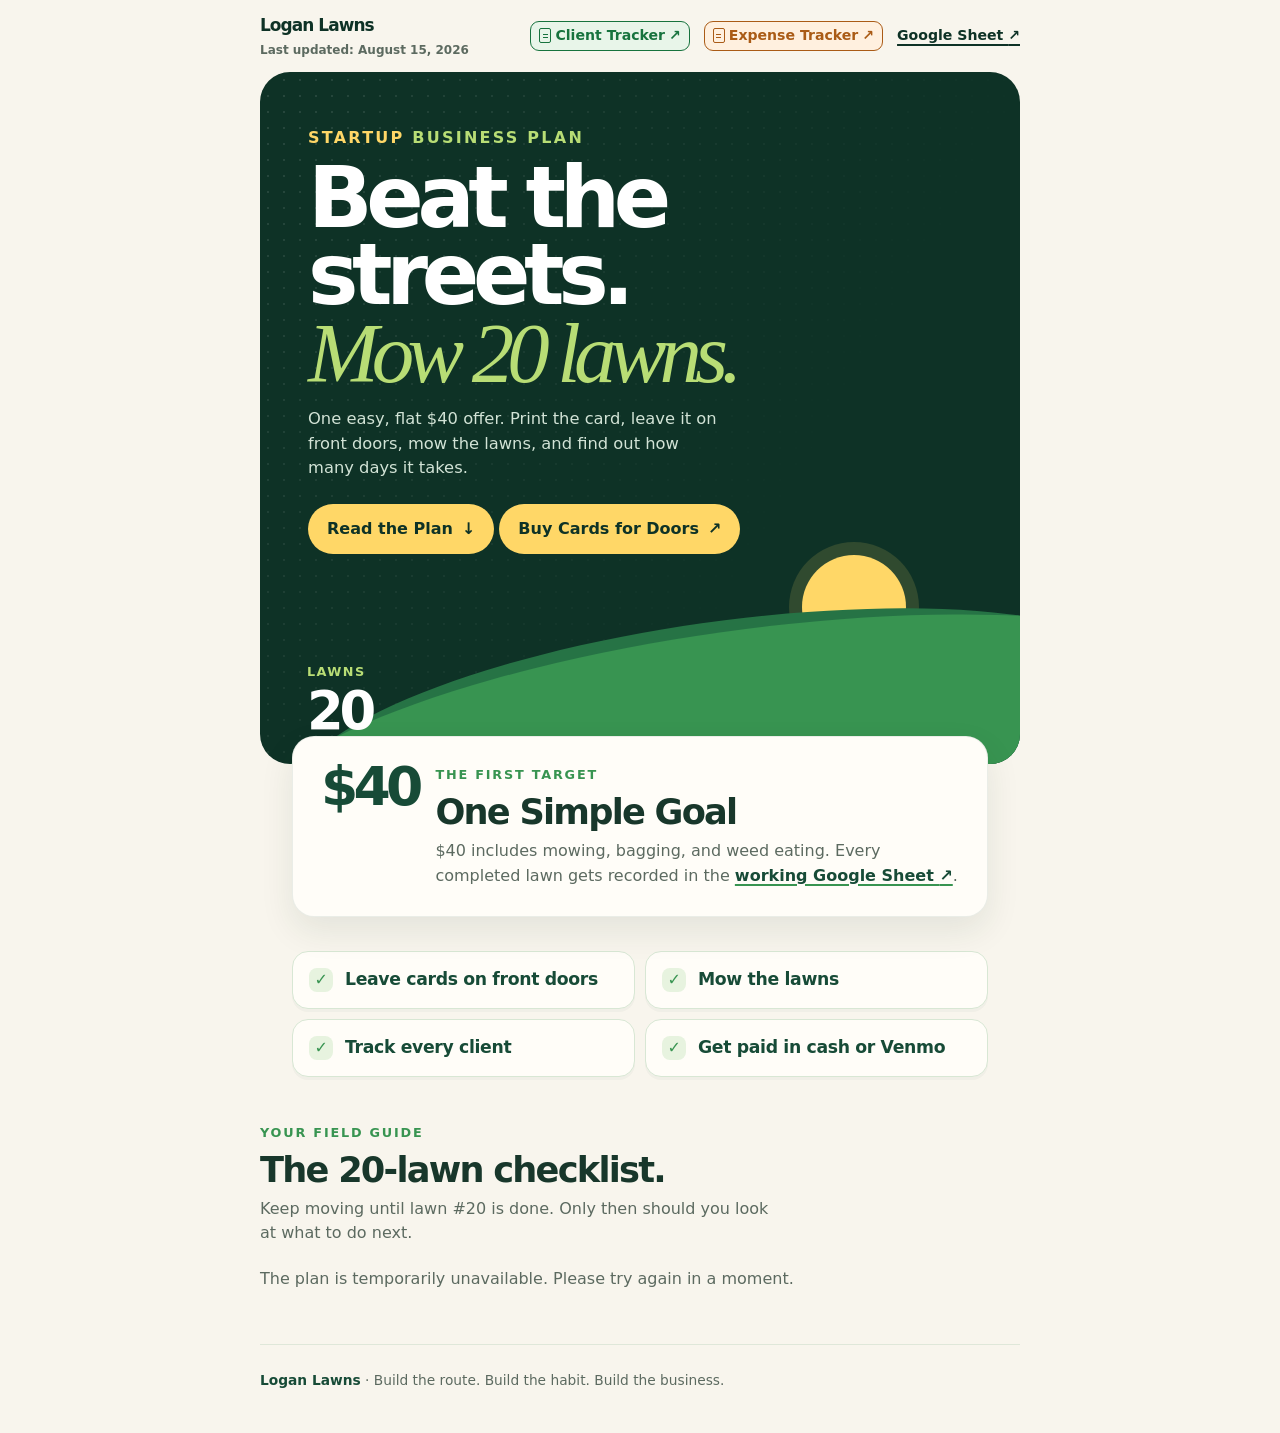
<file: app/index.html>
<!doctype html>
<html lang="en">
  <head>
    <meta charset="utf-8" />
    <meta name="viewport" content="width=device-width, initial-scale=1" />
    <meta name="theme-color" content="#0e3226" />
    <meta
      name="description"
      content="A dead-simple 20-lawn launch checklist for Logan Lawns."
    />
    <title>Logan Lawns | First 20 Lawns</title>
    <link rel="stylesheet" href="styles.css?v=startup-plan-label-v6" />
  </head>
  <body>
    <header class="site-header">
      <div class="brand-block">
        <a class="brand" href="#top" aria-label="Logan Lawns launch plan home">Logan Lawns</a>
        <p class="updated">Last updated: August 15, 2026</p>
      </div>
      <nav class="header-links" aria-label="Plan links">
        <a class="header-link form-link client-form-link" href="https://docs.google.com/forms/d/e/1FAIpQLSepRUTGrHP7525fmFqxW2X6xnkHYUQNx7cJM7vnhxzVW2Gdxw/viewform?usp=pp_url&amp;entry.1787553937=40&amp;entry.1952460357=No" target="_blank" rel="noopener noreferrer">Client Tracker <span aria-hidden="true">↗</span></a>
        <a class="header-link form-link expense-form-link" href="https://docs.google.com/forms/d/e/1FAIpQLSc6wfFLUCM3GwhbOgj-Gz2DHB6cCkGSD-F6WAL5SK6viZ0gQQ/viewform" target="_blank" rel="noopener noreferrer">Expense Tracker <span aria-hidden="true">↗</span></a>
        <a class="header-link" href="https://docs.google.com/spreadsheets/d/11hxHkJHddJ1W-9qHu0Zr_zFhJOUFoMWfZMTHTJ-SJNo/edit?gid=0#gid=0">Google Sheet <span aria-hidden="true">↗</span></a>
      </nav>
    </header>

    <main id="top">
      <section class="hero" aria-labelledby="page-title">
        <div class="hero-copy">
          <p class="eyebrow on-dark eyebrow-lg"><span class="startup-label">Startup</span> Business Plan</p>
          <h1 id="page-title">Beat the streets.<br /><em>Mow 20 lawns.</em></h1>
          <p class="lede">
            One easy, flat $40 offer. Print the card, leave it on front doors, mow the lawns, and find out how many days it takes.
          </p>
          <a class="source-link" href="#roadmap">
            Read the Plan <span aria-hidden="true">↓</span>
          </a>
          <a class="source-link" href="first-20-card.html">
            Buy Cards for Doors <span aria-hidden="true">↗</span>
          </a>
        </div>
        <div class="hero-art" aria-hidden="true">
          <span class="sun"></span>
          <span class="hill hill-back"></span>
          <span class="hill hill-front"></span>
          <span class="hero-stamp">LAWNS<br /><b>20</b></span>
        </div>
      </section>

      <section class="start-card" aria-labelledby="start-heading">
        <div class="start-number" aria-hidden="true">$40</div>
        <div>
          <p class="eyebrow">The first target</p>
          <h2 id="start-heading">One Simple Goal</h2>
          <p>$40 includes mowing, bagging, and weed eating. Every completed lawn gets recorded in the <a class="inline-sheet-link" href="https://docs.google.com/spreadsheets/d/11hxHkJHddJ1W-9qHu0Zr_zFhJOUFoMWfZMTHTJ-SJNo/edit?gid=0#gid=0" target="_blank" rel="noopener noreferrer">working Google Sheet <span aria-hidden="true">↗</span></a>.</p>
        </div>
      </section>

      <section class="principles" aria-label="How Logan Lawns runs">
        <p>Leave cards on front doors</p>
        <p>Mow the lawns</p>
        <p>Track every client</p>
        <p>Get paid in cash or Venmo</p>
      </section>

      <section class="roadmap" id="roadmap" aria-label="Logan Lawns launch roadmap">
        <div class="section-heading">
          <p class="eyebrow">Your field guide</p>
          <h2>The 20-lawn checklist.</h2>
          <p>Keep moving until lawn #20 is done. Only then should you look at what to do next.</p>
        </div>
        <div id="roadmap-content" aria-live="polite">
          <p class="loading">Loading the current plan…</p>
        </div>
      </section>
    </main>

    <footer>
      <p><strong>Logan Lawns</strong> · Build the route. Build the habit. Build the business.</p>
    </footer>

    <script src="roadmap.js?v=week-2-priority-v13"></script>
  </body>
</html>
</file>
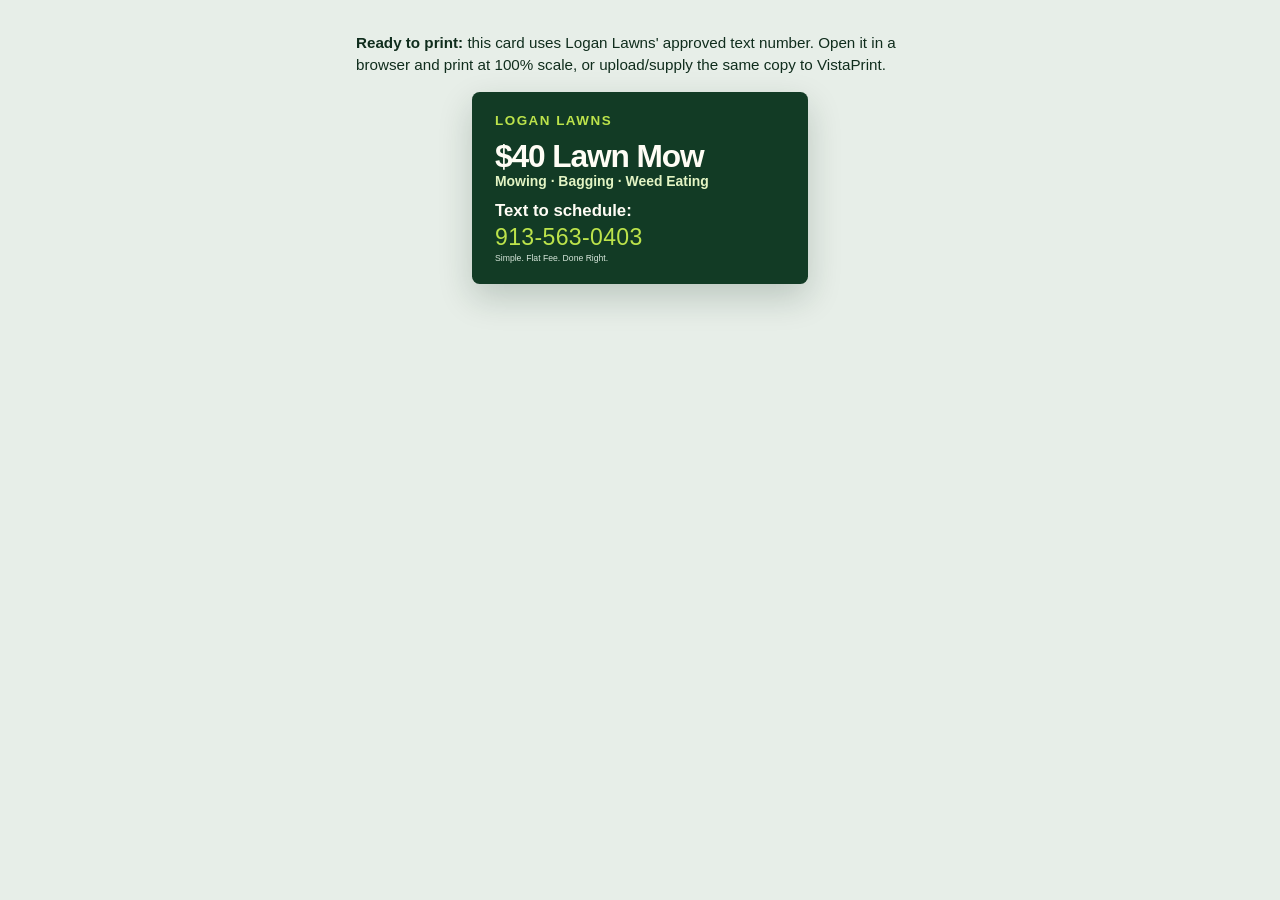
<file: app/first-20-card.html>
<!doctype html>
<html lang="en">
  <head>
    <meta charset="utf-8" />
    <meta name="viewport" content="width=device-width, initial-scale=1" />
    <title>Logan Lawns - First 20 Lawns Card</title>
    <style>
      :root { color-scheme: light; }
      * { box-sizing: border-box; }
      body { margin: 0; background: #e7eee8; color: #102d1d; font-family: Arial, Helvetica, sans-serif; }
      .instructions { max-width: 38rem; margin: 2rem auto 1rem; padding: 0 1.25rem; font-size: .95rem; line-height: 1.45; }
      .card {
        width: 3.5in; height: 2in; margin: 0 auto 2rem; padding: .22in .24in;
        background: #123b25; color: #fffdf5; border-radius: .08in;
        display: flex; flex-direction: column; justify-content: space-between;
        box-shadow: 0 .14in .35in rgb(16 45 29 / 20%);
      }
      .brand { margin: 0; color: #bce34b; font-weight: 800; font-size: .14in; letter-spacing: .11em; text-transform: uppercase; }
      h1 { margin: .02in 0; font-size: .33in; line-height: .92; letter-spacing: -.035em; }
      .offer { margin: 0; color: #e3f4c4; font-size: .145in; font-weight: 700; }
      .text { margin: 0; font-size: .175in; font-weight: 800; }
      .phone { display: block; margin-top: .025in; color: #bce34b; font-size: .24in; letter-spacing: .015em; }
      .fine { margin: .025in 0 0; color: #d6e6da; font-size: .09in; }
      @media print {
        @page { size: 3.5in 2in; margin: 0; }
        body { background: #fff; }
        .instructions { display: none; }
        .card { margin: 0; border-radius: 0; box-shadow: none; }
      }
    </style>
  </head>
  <body>
    <p class="instructions"><strong>Ready to print:</strong> this card uses Logan Lawns' approved text number. Open it in a browser and print at 100% scale, or upload/supply the same copy to VistaPrint.</p>
    <main class="card" aria-label="Logan Lawns business card">
      <p class="brand">Logan Lawns</p>
      <div>
        <h1>$40 Lawn Mow</h1>
        <p class="offer">Mowing · Bagging · Weed Eating</p>
      </div>
      <div>
        <p class="text">Text to schedule:</p>
        <span class="phone">913-563-0403</span>
        <p class="fine">Simple. Flat Fee. Done Right.</p>
      </div>
    </main>
  </body>
</html>
</file>
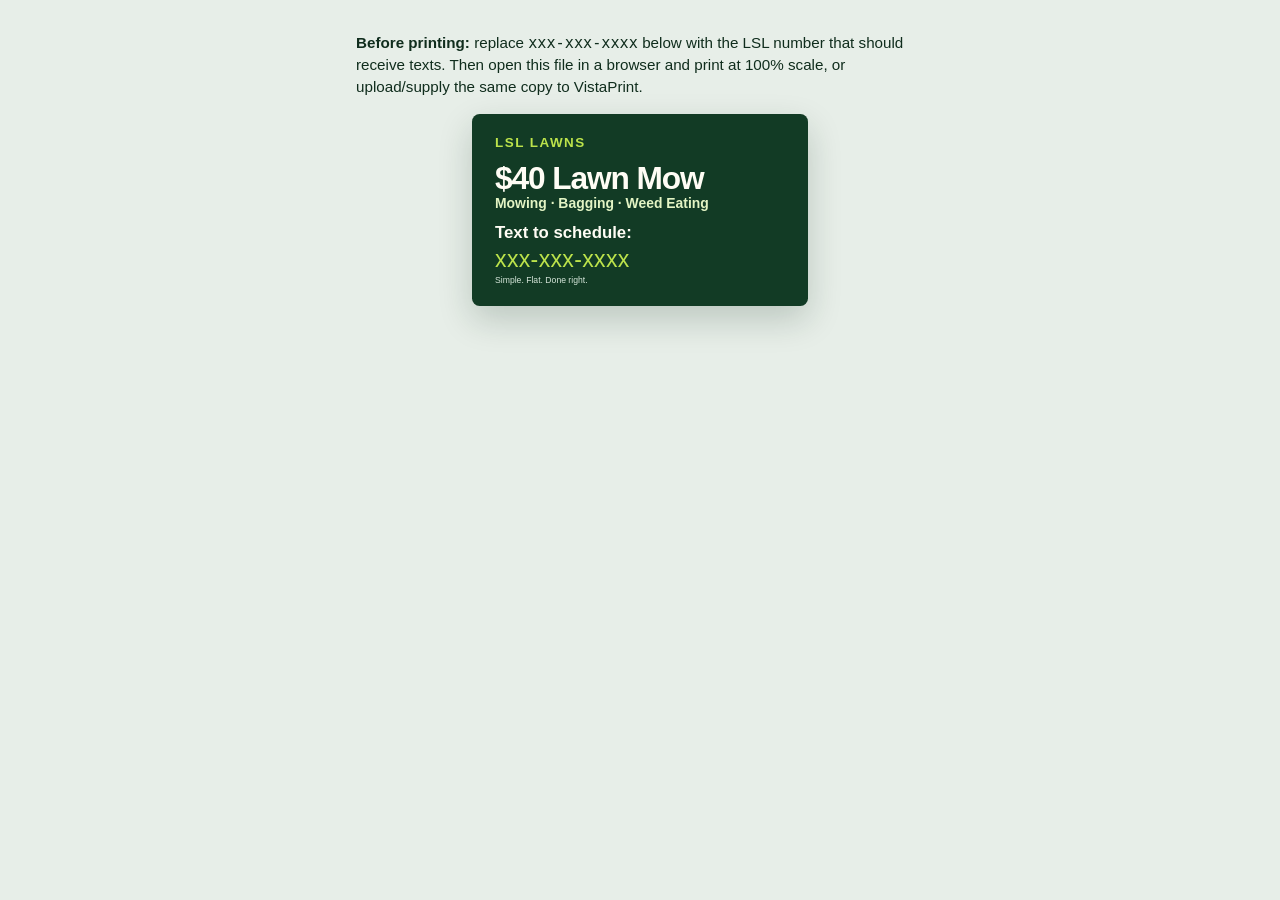
<file: templates/business-card/print.html>
<!doctype html>
<html lang="en">
  <head>
    <meta charset="utf-8" />
    <meta name="viewport" content="width=device-width, initial-scale=1" />
    <title>LSL Lawns — First 20 Lawns Card</title>
    <style>
      :root { color-scheme: light; }
      * { box-sizing: border-box; }
      body { margin: 0; background: #e7eee8; color: #102d1d; font-family: Arial, Helvetica, sans-serif; }
      .instructions { max-width: 38rem; margin: 2rem auto 1rem; padding: 0 1.25rem; font-size: .95rem; line-height: 1.45; }
      .card {
        width: 3.5in; height: 2in; margin: 0 auto 2rem; padding: .22in .24in;
        background: #123b25; color: #fffdf5; border-radius: .08in;
        display: flex; flex-direction: column; justify-content: space-between;
        box-shadow: 0 .14in .35in rgb(16 45 29 / 20%);
      }
      .brand { margin: 0; color: #bce34b; font-weight: 800; font-size: .14in; letter-spacing: .11em; text-transform: uppercase; }
      h1 { margin: .02in 0; font-size: .33in; line-height: .92; letter-spacing: -.035em; }
      .offer { margin: 0; color: #e3f4c4; font-size: .145in; font-weight: 700; }
      .text { margin: 0; font-size: .175in; font-weight: 800; }
      .phone { display: block; margin-top: .025in; color: #bce34b; font-size: .24in; letter-spacing: .015em; }
      .fine { margin: .025in 0 0; color: #d6e6da; font-size: .09in; }
      @media print {
        @page { size: 3.5in 2in; margin: 0; }
        body { background: #fff; }
        .instructions { display: none; }
        .card { margin: 0; border-radius: 0; box-shadow: none; }
      }
    </style>
  </head>
  <body>
    <p class="instructions"><strong>Before printing:</strong> replace <code>xxx-xxx-xxxx</code> below with the LSL number that should receive texts. Then open this file in a browser and print at 100% scale, or upload/supply the same copy to VistaPrint.</p>
    <main class="card" aria-label="LSL Lawns business card">
      <p class="brand">LSL Lawns</p>
      <div>
        <h1>$40 Lawn Mow</h1>
        <p class="offer">Mowing · Bagging · Weed Eating</p>
      </div>
      <div>
        <p class="text">Text to schedule:</p>
        <span class="phone">xxx-xxx-xxxx</span>
        <p class="fine">Simple. Flat. Done right.</p>
      </div>
    </main>
  </body>
</html>
</file>
<file: app/styles.css>
:root {
  --pine: #0e3226;
  --forest: #174b37;
  --green: #389451;
  --grass: #b8dd75;
  --sun: #ffd767;
  --cream: #f8f5ed;
  --paper: #fffdf8;
  --ink: #18372b;
  --muted: #5c6a60;
  --line: #dfe7d9;
  --shadow: 0 14px 34px rgba(18, 53, 38, .09);
  color: var(--ink);
  background: var(--cream);
  font-family: Inter, ui-sans-serif, system-ui, -apple-system, BlinkMacSystemFont, "Segoe UI", sans-serif;
}

* { box-sizing: border-box; }
html { scroll-behavior: smooth; }
body { margin: 0; background: var(--cream); line-height: 1.52; }
body::selection { background: var(--grass); color: var(--pine); }

.site-header, main, footer {
  width: min(100% - 32px, 760px);
  margin-inline: auto;
}

.site-header {
  display: flex;
  align-items: center;
  justify-content: space-between;
  min-height: 72px;
}

.brand {
  color: var(--pine);
  font-size: 1.06rem;
  font-weight: 900;
  letter-spacing: -.055em;
  text-decoration: none;
}
.updated { margin: 2px 0 0; color: var(--muted); font-size: .75rem; font-weight: 700; }
.header-links { display: flex; align-items: center; gap: 14px; }
.header-link { color: var(--pine); font-size: .88rem; font-weight: 800; text-underline-offset: 4px; }
.form-link {
  display: inline-flex;
  align-items: center;
  gap: 4px;
  padding: 6px 8px;
  border: 1px solid currentColor;
  border-radius: 9px;
  line-height: 1.1;
  text-decoration: none;
}
.form-link::before {
  width: 10px;
  height: 13px;
  border: 1.5px solid currentColor;
  border-radius: 2px;
  background:
    linear-gradient(currentColor, currentColor) center 36% / 5px 1px no-repeat,
    linear-gradient(currentColor, currentColor) center 63% / 5px 1px no-repeat;
  content: "";
}
.client-form-link { color: #17733e; background: #e8f5e9; }
.expense-form-link { color: #aa5b16; background: #fff0df; }

@media (max-width: 540px) {
  .site-header { align-items: flex-start; flex-wrap: wrap; gap: 10px; min-height: 94px; padding-top: 12px; }
  .header-links { width: 100%; flex-wrap: wrap; gap: 9px 10px; padding-bottom: 10px; }
  .header-link { font-size: .77rem; }
  .updated { font-size: .75rem; }
}

.hero {
  position: relative;
  min-height: 535px;
  overflow: hidden;
  border-radius: 30px;
  background: var(--pine);
  color: #fff;
  isolation: isolate;
}

.hero::before {
  position: absolute;
  inset: 0;
  z-index: -1;
  background-image: radial-gradient(rgba(255,255,255,.11) 1px, transparent 1px);
  background-size: 16px 16px;
  content: "";
  mask-image: linear-gradient(120deg, #000 0%, transparent 70%);
}

.hero-copy { position: relative; z-index: 2; padding: 42px 26px 257px; }
.eyebrow { margin: 0 0 9px; color: var(--green); font-size: .8rem; font-weight: 900; letter-spacing: .14em; text-transform: uppercase; }
.eyebrow-lg { font-size: 1rem; }
.startup-label { color: var(--sun); }
.on-dark { color: var(--grass); }
h1, h2, h3, p { margin-top: 0; }

h1 {
  max-width: 520px;
  margin-bottom: 15px;
  font-size: clamp(2.65rem, 11.5vw, 5.3rem);
  line-height: .91;
  letter-spacing: -.075em;
}
h1 em { color: var(--grass); font-family: Georgia, "Times New Roman", serif; font-weight: 400; letter-spacing: -.08em; }
h2 { margin-bottom: 9px; font-size: clamp(1.5rem, 6vw, 2.2rem); line-height: 1.04; letter-spacing: -.05em; }
.lede { max-width: 415px; margin-bottom: 23px; color: #d2e3d6; font-size: 1.02rem; }
.inline-sheet-link { color: var(--forest); text-decoration-color: var(--green); text-underline-offset: 3px; }

a { color: inherit; font-weight: 800; text-decoration-thickness: 1.5px; text-underline-offset: 4px; }
a:focus-visible, summary:focus-visible { outline: 3px solid #e49000; outline-offset: 4px; }

.source-link {
  display: inline-flex;
  align-items: center;
  gap: 9px;
  min-height: 50px;
  padding: 13px 19px;
  border-radius: 999px;
  background: var(--sun);
  color: var(--pine);
  text-decoration: none;
}

.hero-art { position: absolute; inset: auto 0 0; height: 255px; z-index: 1; overflow: hidden; }
.sun { position: absolute; right: 12%; top: 21px; width: 76px; height: 76px; border-radius: 50%; background: var(--sun); box-shadow: 0 0 0 13px rgba(255,215,103,.14); }
.hill { position: absolute; border-radius: 50% 50% 0 0; transform: rotate(-8deg); }
.hill-back { right: -17%; bottom: -88px; width: 113%; height: 230px; background: #267345; }
.hill-front { right: -28%; bottom: -117px; width: 130%; height: 250px; background: var(--green); }
.hero-stamp { position: absolute; left: 26px; bottom: 25px; color: var(--grass); font-size: .8rem; font-weight: 900; letter-spacing: .11em; line-height: 1.08; }
.hero-stamp b { display: block; margin-top: 4px; color: #fff; font-size: 3.3rem; letter-spacing: -.08em; }

.start-card {
  display: grid;
  grid-template-columns: auto 1fr;
  gap: 17px;
  align-items: start;
  margin: -22px 13px 0;
  padding: 24px 20px;
  border: 1px solid rgba(23,75,55,.09);
  border-radius: 22px;
  background: var(--paper);
  box-shadow: var(--shadow);
  position: relative;
}
.start-card p:last-child { margin-bottom: 0; color: var(--muted); }
.start-number { color: var(--forest); font-size: 3.35rem; font-weight: 900; line-height: .82; letter-spacing: -.09em; }

.principles { display: grid; gap: 10px; padding: 34px 7px 46px; }
.principles p { display: flex; min-height: 58px; align-items: center; gap: 12px; margin: 0; padding: 15px 16px; border: 1px solid #d8e7d4; border-radius: 16px; background: var(--paper); box-shadow: 0 3px 0 rgba(23,75,55,.03); color: var(--forest); font-size: 1.08rem; font-weight: 850; letter-spacing: -.02em; line-height: 1.15; }
.principles p::before { display: grid; flex: 0 0 auto; width: 24px; height: 24px; place-items: center; border-radius: 8px; background: #e7f3df; color: var(--green); content: "✓"; font-size: 1rem; font-weight: 900; line-height: 1; }

.roadmap { padding: 0 0 37px; }
.section-heading { margin-bottom: 21px; }
.section-heading > p:last-child { max-width: 520px; margin: 0; color: var(--muted); }
.plan-start { margin: 36px 5px 22px; padding: 24px 0 0; border-top: 1px solid var(--line); }
.plan-start-timing { margin: 0 0 7px; color: var(--green); font-size: .8rem; font-weight: 900; letter-spacing: .12em; text-transform: uppercase; }
.plan-start h3 { margin: 0 0 8px; color: var(--forest); font-size: clamp(1.55rem, 7vw, 2rem); line-height: 1.05; letter-spacing: -.05em; }
.plan-start-rule { max-width: 580px; margin: 0; color: var(--muted); font-size: .94rem; }
.plan-start-rule strong { color: var(--forest); }

.phase {
  position: relative;
  margin-bottom: 14px;
  overflow: hidden;
  border: 1px solid var(--line);
  border-radius: 20px;
  background: var(--paper);
  box-shadow: 0 3px 0 rgba(23,75,55,.035);
  transition: transform .18s ease, box-shadow .18s ease, border-color .18s ease;
}
.phase[open] { border-color: #b9d5b3; box-shadow: var(--shadow); }

summary {
  display: grid;
  grid-template-columns: 64px 1fr auto;
  gap: 15px;
  align-items: center;
  min-height: 104px;
  padding: 18px;
  cursor: pointer;
  list-style: none;
}
summary::-webkit-details-marker { display: none; }
summary::after { color: var(--green); content: "+"; font-size: 2rem; font-weight: 400; }
.phase[open] summary::after { content: "−"; }
.week-badge { display: grid; place-items: center; width: 64px; height: 64px; border-radius: 19px; background: #e8f1d7; box-shadow: inset 0 0 0 1px rgba(23,75,55,.05); color: var(--forest); font-size: 1.5rem; font-weight: 900; letter-spacing: -.06em; }
.phase:nth-child(3n + 2) .week-badge { background: #fff0b4; }
.phase:nth-child(3n) .week-badge { background: #d3ece1; }
.phase-title { display: block; font-size: 1.2rem; font-weight: 850; letter-spacing: -.028em; line-height: 1.12; }
.phase-time { display: block; margin-bottom: 4px; color: var(--green); font-size: .82rem; font-weight: 900; letter-spacing: .11em; text-transform: uppercase; }

.phase-body { padding: 0 18px 20px; }
.why { margin-bottom: 19px; color: var(--muted); font-size: .94rem; }
.why strong, .goal strong { color: var(--forest); }
.objective-label { margin-bottom: 10px; color: var(--forest); font-size: .92rem; font-weight: 900; letter-spacing: .08em; text-transform: uppercase; }
.phase-subheading { margin: 24px 0 10px; color: var(--forest); font-size: .92rem; font-weight: 900; letter-spacing: .08em; text-transform: uppercase; }
.why + .phase-subheading { margin-top: 0; }
ul { margin: 0 0 19px; padding-left: 19px; }
li { margin-bottom: 8px; padding-left: 3px; }
li::marker { color: var(--green); }
.checklist { padding-left: 0; list-style: none; }
.checklist li { padding-left: 0; }
.checklist li::marker { content: ""; }
.checklist-item { display: flex; min-height: 44px; gap: 12px; align-items: flex-start; padding: 8px 4px; cursor: pointer; }
.checklist-item input { flex: 0 0 auto; width: 22px; height: 22px; margin: 2px 0 0; accent-color: var(--green); }
.checklist-item input:checked + span { color: var(--muted); text-decoration: line-through; }
.goal { margin: 0; padding: 13px 14px; border-radius: 12px; background: #eff6ea; color: var(--ink); }
.loading, .load-error { color: var(--muted); }

footer {
  display: flex;
  flex-wrap: wrap;
  gap: 10px 22px;
  justify-content: space-between;
  padding: 25px 0 42px;
  border-top: 1px solid var(--line);
  color: var(--muted);
  font-size: .86rem;
}
footer p { margin: 0; }
footer strong { color: var(--forest); }

@media (min-width: 620px) {
  .site-header, main, footer { width: min(100% - 64px, 760px); }
  .hero { min-height: 500px; }
  .hero-copy { padding: 54px 48px 210px; }
  .hero-art { height: 230px; }
  .hero-stamp { left: 47px; }
  .sun { right: 15%; width: 104px; height: 104px; }
  .start-card { margin: -28px 32px 0; padding: 28px; }
  .principles { grid-template-columns: repeat(2, 1fr); padding-inline: 32px; }
  summary { padding: 18px 22px; }
  .phase-body { padding: 0 23px 23px 79px; }
}

@media (hover: hover) {
  .phase:hover { transform: translateY(-2px); border-color: #bfd9b9; }
}
</file>
